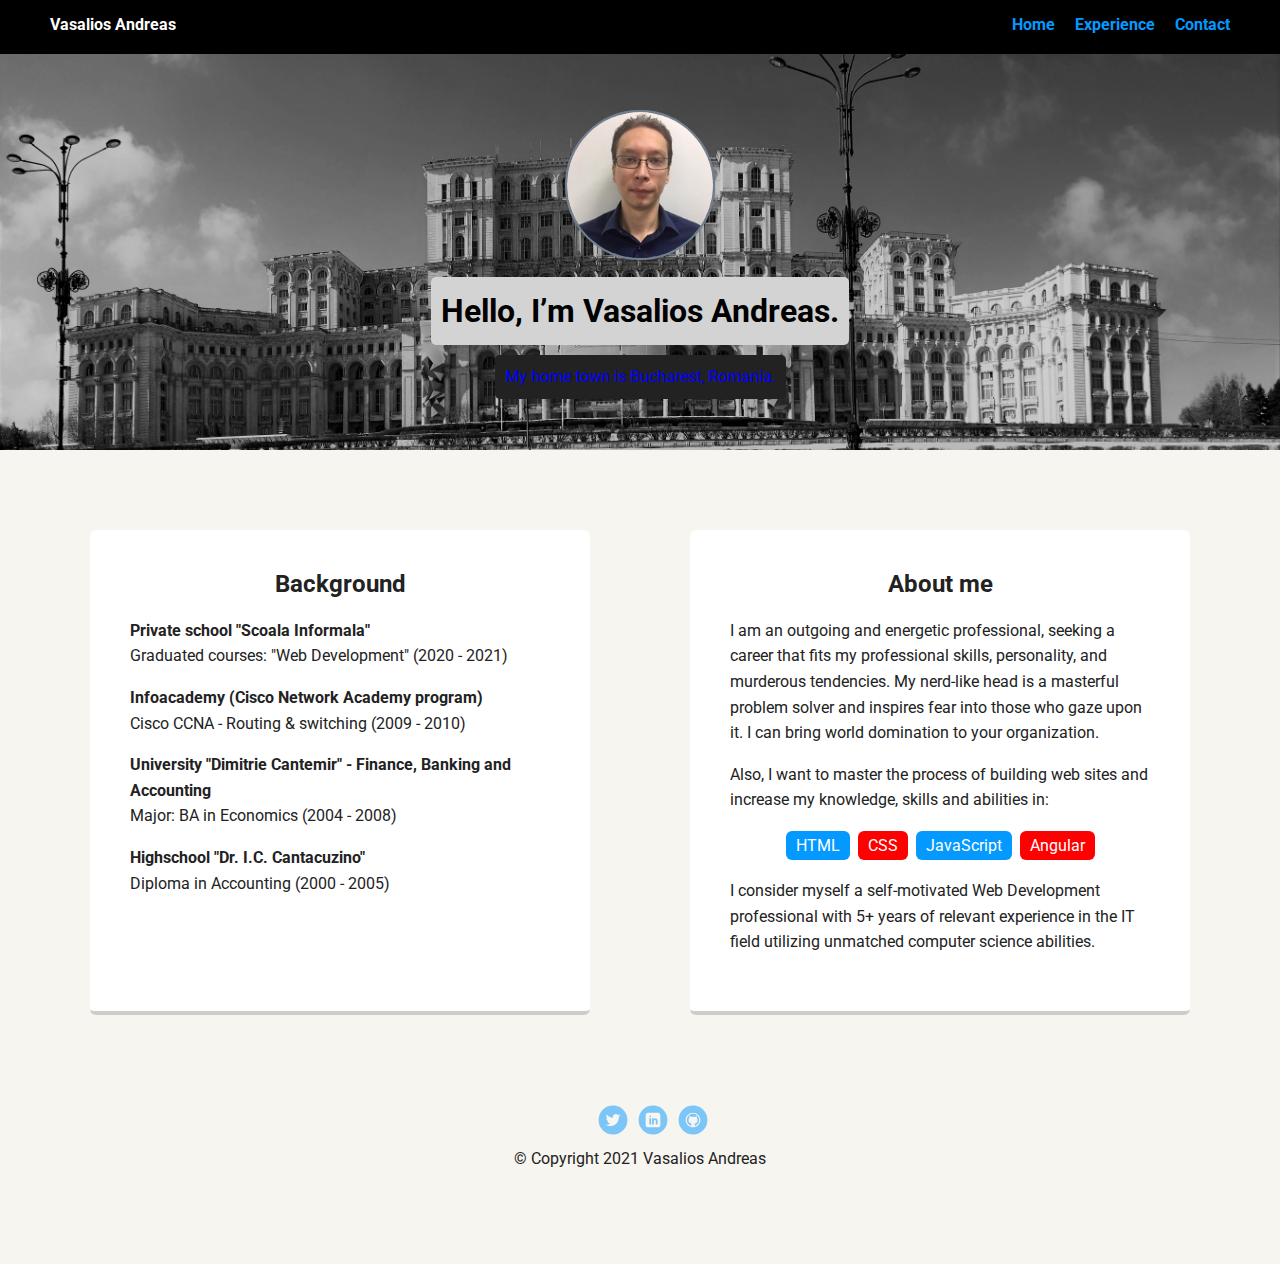
<file: index.html>
<!doctype html>

<head>
  <meta charset="utf-8">
  <title>Vasalios Andreas CV</title>
  <meta name="viewport" content="width=device-width, initial-scale=1.0">
  <link rel="stylesheet" href="styles.css">
  <link href="https://fonts.googleapis.com/css?family=Muli%7CRoboto:400,300,500,700,900" rel="stylesheet">
</head>

  <body>

    <div class="main-nav">
        <ul class="nav">
          <li class="name">Vasalios Andreas</li>
          <li><a href="index.html">Home</a></li>
          <li><a href="experience.html">Experience</a></li>
          <li><a href="contact.html">Contact</a></li>
        </ul>
    </div>

    <header>
      <img src="images/me.jpg" alt= "poza Vasalios Andreas" class="profile-img">
      <h1 class="tag">Hello, I’m Vasalios Andreas.</h1>
      <p class="tag location">My home town is Bucharest, Romania.</p>
    </header>

    <main class="flex">
      <div class="card">
        <h2>Background</h2>
        <p><strong>Private school "Scoala Informala"</strong>
        <br> Graduated courses: "Web Development" (2020 - 2021)</p>
        <p><strong>Infoacademy (Cisco Network Academy program)</strong>
        <br>Cisco CCNA - Routing & switching (2009 - 2010)</p>
        <p> <strong>University "Dimitrie Cantemir" - Finance, Banking and Accounting </strong>
        <br> Major: BA in Economics (2004 - 2008) </p>
        <p> <strong>Highschool "Dr. I.C. Cantacuzino" </strong>
          <br> Diploma in Accounting (2000 - 2005)</p>
      </div> 

      <div class="card">
        <h2>About me</h2>
        <p>I am an outgoing and energetic professional, seeking a career that fits my professional skills, personality, 
          and murderous tendencies. My nerd-like head is a masterful problem solver and inspires fear into those who gaze upon it. 
          I can bring world domination to your organization.</p>
        <p>Also, I want to master the process of building web sites and increase my knowledge, skills and abilities in:</p>
        
        <ul class="skills">
          <li>HTML</li>
          <li>CSS</li>
          <li>JavaScript</li>
          <li>Angular</li>
      
        </ul>
        <p> I consider myself a self-motivated Web Development professional with 5+ years of relevant experience in the IT field utilizing unmatched computer science abilities.</p>
      </div> 

    </main>
    <footer>
      <ul>
        <li><a href="https://twitter.com/avasalios" class="social twitter" target="_blank">Twitter</a></li>
        <li><a href="https://www.linkedin.com/in/vasalios-andreas/" target="_blank" class="social linkedin">LinkedIn</a></li>
        <li><a href="https://github.com/vasaliosandreas/cv_project.git" class="social github" target="_blank">Github</a></li>
      </ul>
      <p class="copyright">&copy Copyright 2021 Vasalios Andreas</p>
    </footer>
  </body>
  </html>
</file>
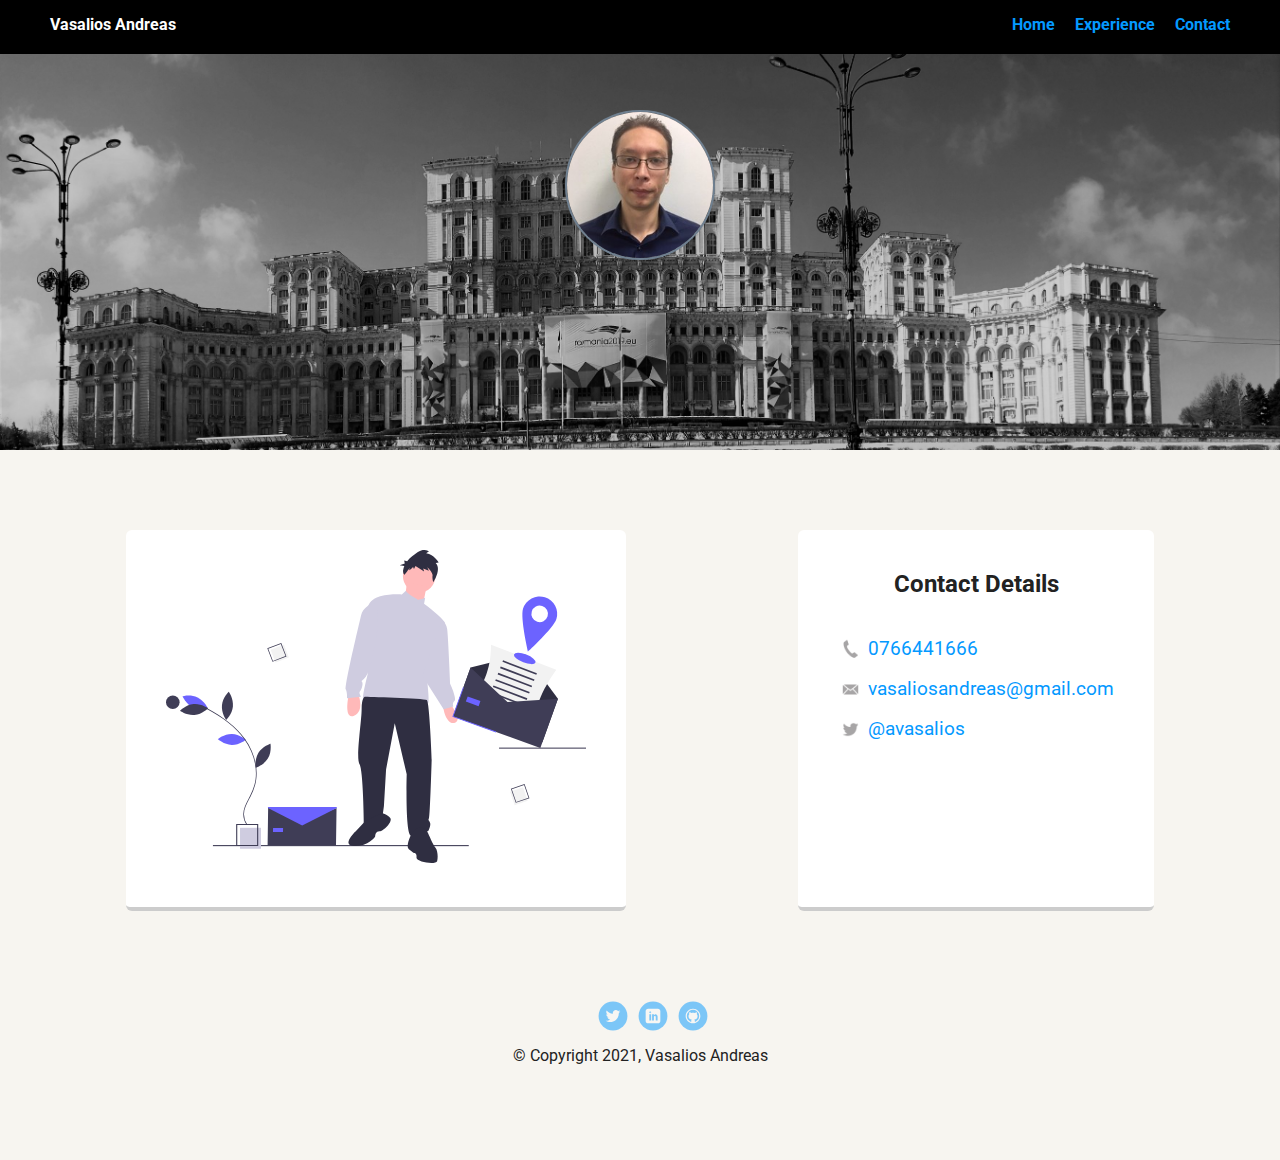
<file: contact.html>
<!doctype html>

<head>
  <meta charset="utf-8">
  <title>Vasalios Andreas CV</title>
  <meta name="viewport" content="width=device-width, initial-scale=1.0">
  <link rel="stylesheet" href="styles.css">
  <link href="https://fonts.googleapis.com/css?family=Muli%7CRoboto:400,300,500,700,900" rel="stylesheet">
</head>

  <body>

    <div class="main-nav">
        <ul class="nav">
          <li class="name">Vasalios Andreas</li>
          <li><a href="index.html">Home</a></li>
          <li><a href="experience.html">Experience</a></li>
          <li><a href="contact.html">Contact</a></li>
        </ul>
    </div>

    <header>
      <img src="images/me.jpg" alt="poza Vasalios Andreas" class="profile-img">
      <h1></h1>
      <p ></p>
    </header>

    <main class="flex">

      <div class="card" >
        
            <img class="contact-img" src="images/contact main picture.svg">
      </div>

        

        <div class="card" >
            <h2> Contact Details</h2>
            <br>
            <ul class="contact">
              <li class="phone">
                <a href="tel:+40766441666">0766441666</a>
              </li>
              <li class="mail">
                <a href="mailto:vasaliosandreas@gmail.com">vasaliosandreas@gmail.com</a>
              </li>
              <li class="twitter">
                <a href="https://www.twitter.com/intent/tweet?screen_name=avasalios">@avasalios</a>
              </li>
            </ul>
        </div>

      

    </main>
    <footer>
      <ul>
        <li><a href="https://twitter.com/avasalios" class="social twitter" target="_blank">Twitter</a></li>
        <li><a href="https://www.linkedin.com/in/vasalios-andreas/" target="_blank" class="social linkedin">LinkedIn</a></li>
        <li><a href="https://github.com/vasaliosandreas/cv_project.git" class="social github" target="_blank">Github</a></li>
      </ul>
      <p class="copyright">&copy Copyright 2021, Vasalios Andreas</p>
    </footer>
  </body>
  </html>
</file>
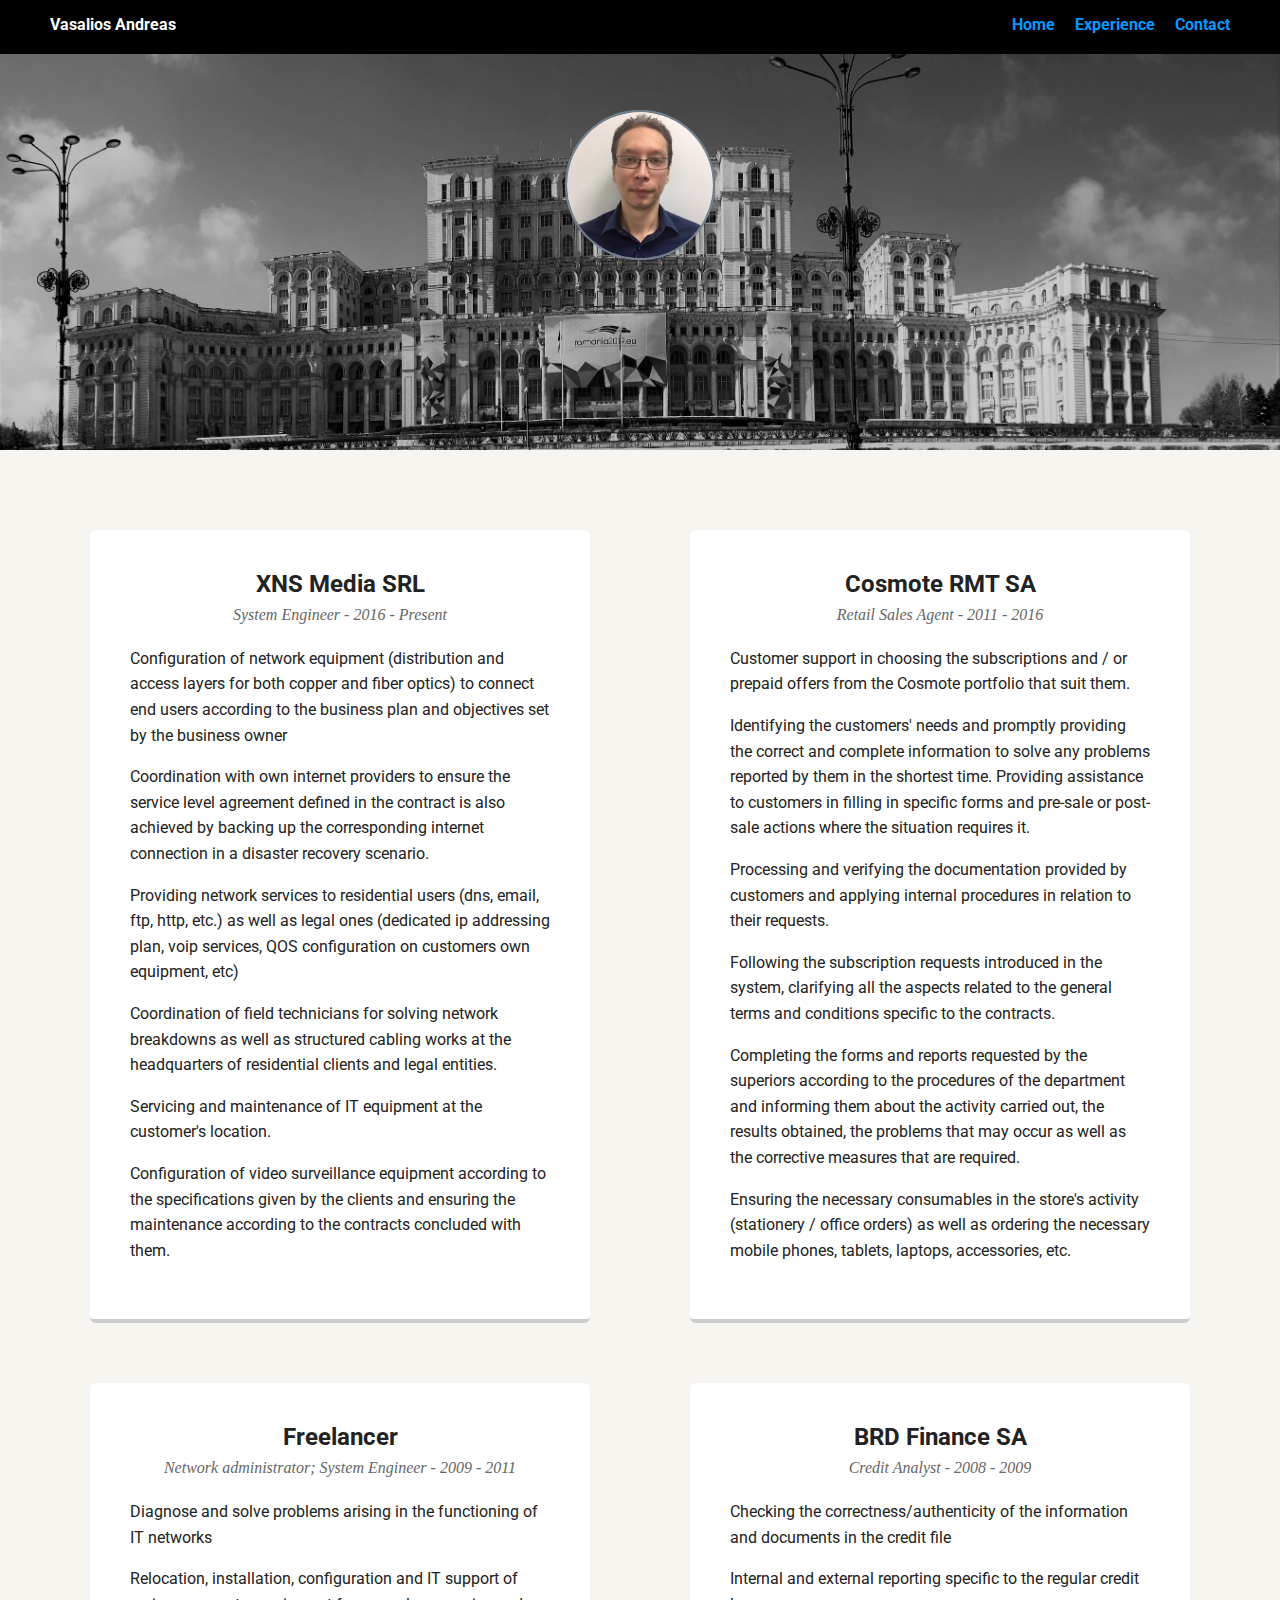
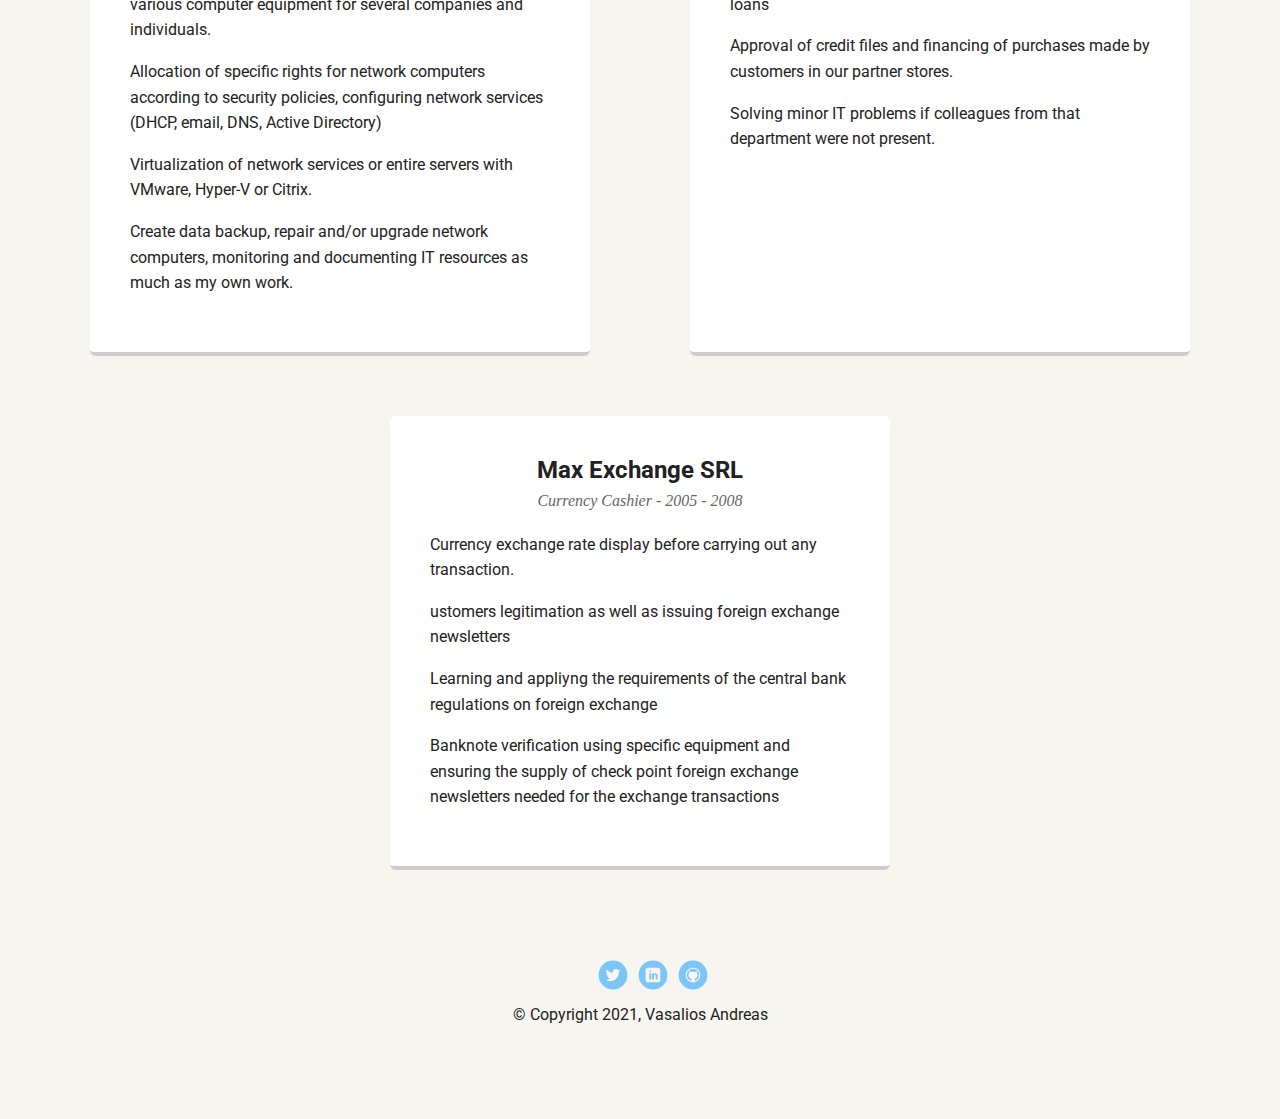
<file: experience.html>
<!doctype html>

<head>
  <meta charset="utf-8">
  <title>Vasalios Andreas CV</title>
  <meta name="viewport" content="width=device-width, initial-scale=1.0">
  <link rel="stylesheet" href="styles.css">
  <link href="https://fonts.googleapis.com/css?family=Muli%7CRoboto:400,300,500,700,900" rel="stylesheet">
</head>

  <body>

    <div class="main-nav">
        <ul class="nav">
          <li class="name">Vasalios Andreas</li>
          <li><a href="index.html">Home</a></li>
          <li><a href="experience.html">Experience</a></li>
          <li><a href="contact.html">Contact</a></li>
        </ul>
    </div>

    <header>
      <img src="images/me.jpg" alt= "poza Vasalios Andreas" class="profile-img">
      <h1></h1>
      <p></p>
    </header>

    <main class="flex">

      <div class="card">
        <h2>XNS Media SRL <br><span>System Engineer - 2016 - Present</span></h2>
        <p>Configuration of network equipment (distribution and access layers for both copper and fiber optics) to connect end users according to the business plan and objectives set by the business owner</p>
        <p>Coordination with own internet providers to ensure the service level agreement defined in the contract is also achieved by backing up the corresponding internet connection in a disaster recovery scenario.</p>
        <p>Providing network services to residential users (dns, email, ftp, http, etc.) as well as legal ones (dedicated ip addressing plan, voip services, QOS configuration on customers own equipment, etc)</p>
        <p>Coordination of field technicians for solving network breakdowns as well as structured cabling works at the headquarters of residential clients and legal entities.</p>
        <p>Servicing and maintenance of IT equipment at the customer's location.</p>
        <p>Configuration of video surveillance equipment according to the specifications given by the clients and ensuring the maintenance according to the contracts concluded with them.</p>
      </div> 
      
      <div class="card">
        <h2>Cosmote RMT SA <br><span>Retail Sales Agent - 2011 - 2016</span></h2>
        <p>Customer support in choosing the subscriptions and / or prepaid offers from the Cosmote portfolio that suit them.</p>
        <p>Identifying the customers' needs and promptly providing the correct and complete information to solve any problems reported by them in the shortest time.
          Providing assistance to customers in filling in specific forms and pre-sale or post-sale actions where the situation requires it.</p>
        <p>Processing and verifying the documentation provided by customers and applying internal procedures in relation to their requests.</p>
        <p>Following the subscription requests introduced in the system, clarifying all the aspects related to the general terms and conditions specific to the contracts.</p>
        <p>Completing the forms and reports requested by the superiors according to the procedures of the department and informing them about the activity carried out, the results obtained, the problems that may occur as well as the corrective measures that are required.</p>
        <p>Ensuring the necessary consumables in the store's activity (stationery / office orders) as well as ordering the necessary mobile phones, tablets, laptops, accessories, etc.</p>
      </div> 

      <div class="card">
        <h2>Freelancer <br> <span>Network administrator; System Engineer - 2009 - 2011</span></h2>
        <p>Diagnose and solve problems arising in the functioning of IT networks</p>
        <p>Relocation, installation, configuration and IT support of various computer equipment for several companies and individuals.</p>
        <p>Allocation of specific rights for network computers according to security policies, configuring network services (DHCP, email, DNS, Active Directory)</p>
        <p>Virtualization of network services or entire servers with VMware, Hyper-V or Citrix.</p>
        <p>Create data backup, repair and/or upgrade network computers, monitoring and documenting IT resources as much as my own work.</p>
      </div> 

      <div class="card">
        <h2>BRD Finance SA <br> <span>Credit Analyst - 2008 - 2009</span></h2>
        <p>Checking the correctness/authenticity of the information and documents in the credit file</p>
        <p>Internal and external reporting specific to the regular credit loans</p>
        <p>Approval of credit files and financing of purchases made by customers in our partner stores.</p>
        <p>Solving minor IT problems if colleagues from that department were not present.</p>
      </div> 

      


      <div class="card">
        <h2>Max Exchange SRL <br> <span>Currency Cashier - 2005 - 2008</span></h2>
        <p>Currency exchange rate display before carrying out any transaction.</p>
        <p>ustomers legitimation as well as issuing foreign exchange newsletters</p>
        <p>Learning and appliyng the requirements of the central bank regulations on foreign exchange</p>
        <p>Banknote verification using specific equipment and ensuring the supply of check point foreign exchange newsletters needed for the exchange transactions</p>
      </div> 

    </main>
    <footer>
      <ul>
        <li><a href="https://twitter.com/avasalios" class="social twitter" target="_blank">Twitter</a></li>
        <li><a href="https://www.linkedin.com/in/vasalios-andreas/" target="_blank" class="social linkedin">LinkedIn</a></li>
        <li><a href="https://github.com/vasaliosandreas/cv_project.git" class="social github" target="_blank">Github</a></li>
      </ul>
      <p class="copyright">&copy Copyright 2021, Vasalios Andreas</p>
    </footer>
  </body>
  </html>
</file>
<file: styles.css>
/* Stiluri valabile global */

* {
    box-sizing: border-box;
}

body {
    margin: 0;
    padding: 0;
    text-align: center;
    font-family: "Roboto", sans-serif;
    color: #222;
    background: #f7f5f0;
}

/* Stiluri pt. link-uri */

a {
    text-decoration: none;
    color: #0499ff;
}
a:hover {
    color: #6633ff;
}

/* Stiluri pt. componente */

.main-nav {
    width: 100%;
    background: black;
    min-height: 30px;
    padding: 10px;
    position: fixed;
    text-align: center;
}
.nav {
    display: flex;
    justify-content: space-around;
    font-weight: 700;
    list-style-type: none;
    margin: 0 auto;
    padding: 0;
}

.nav .name {
    display: none;
}

.nav li {
    padding: 5px 10px 10px 10px;
}

.nav a {
    transition: all 0.5s;
}

.nav a:hover {
    color: white;
}

header {
    text-align: center;
    background: url("images/bucharest.jpg") no-repeat top center;
    background-size: cover;
    overflow: hidden;
    padding-top: 60px;
}

header {
    line-height: 1.5;
}

header .profile-img {
    margin-top: 50px;
    width: 150px;
    height: 150px;
    border-radius: 50%;
    border: 2px solid slategray;
    transition: all 1s;
}

header .profile-img:hover {
    transform: scale(1.2);
}

.tag {
    background-color: lightgray;
    color: black;
    padding: 10px;
    border-radius: 5px;
    display: table;
    margin: 10px auto;
}

.location {
    background-color: #222;
    color: blue;
}

.card {
    margin: 30px;
    padding: 20px 40px 40px;
    max-width: 500px;
    text-align: left;
    background: #fff;
    border-bottom: 4px solid #ccc;
    border-radius: 6px;
}

.card:hover {
    border-color: #0499ff;
}

h2 span {
    bottom: 0;
    right: 0;
    font-style: italic;
    font-family: Serif;
    font-size: 16px;
    color: #666;
    font-weight: normal;
}

ul.skills,
div h2 {
    padding: 0;
    text-align: center;
}

.skills li {
    border-radius: 6px;
    display: inline-block;
    background: red;
    color: white;
    padding: 5px 10px;
    margin: 2px;
}

.skills li:nth-child(odd) {
    background: #0399ff;
}

footer {
    width: 100%;
    min-height: 30px;
    padding: 20px 0 40px 20px;
}

footer .copyright {
    top: -8px;
    margin-right: 20px;
    font-size: 0.75em;
}

footer ul {
    list-style-type: none;
    margin: 0;
    padding: 0;
}

footer ul li {
    display: inline-block;
}

a.social {
    display: inline-block;
    text-indent: -9999px;
    margin-left: 5px;
    width: 30px;
    height: 30px;
    background-size: 30px 30px;
    opacity: 0.5;
    transition: all 0.25s;
}

a.twitter {
    background-image: url(images/twitter.svg);
}

a.linkedin {
    background-image: url(images/linkedin.svg);
}

a.github {
    background-image: url(images/github.svg);
}

a.social:hover {
    opacity: 1;
}

/* .clearfix {
    clear: both;
} */

.contact-img {
    max-width: 100%;
    max-height: 100%;
}

.contact {
    /* text-align: center; */
    list-style: none;
    padding: 0;
    margin: 0;
    font-size: 1.2em;
}

.contact a {
    display: block;
    min-height: 30px;
    background-repeat: no-repeat;
    background-size: 25px 25px;
    text-align: left;
    padding: 0 0 0 30px;
    margin: 0 0 10px;
}
.contact li.phone a {
    background-image: url("images/contact_ico/phone.jpg");
}

.contact li.mail a {
    background-image: url("images/contact_ico/mail.jpg");
}

.contact li.twitter a {
    background-image: url("images/contact_ico/twitter.jpg");
}

/* Stiluri responsive */

@media screen and (min-width: 720px) {
    .flex {
        display: flex;
        flex-wrap: wrap;
        max-width: 1200px;
        justify-content: space-around;
        margin: 0 auto;
    }

    header {
        min-height: 450px;
    }

    .nav {
        max-width: 1200px;
    }

    .nav .name {
        display: block;
        margin-right: auto;
        color: white;
    }

    main {
        padding-top: 50px;
    }

    main p {
        line-height: 1.6em;
    }

    footer {
        font-size: 1.3em;
        max-width: 1200px;
        margin: 40px auto;
    }
}
</file>
